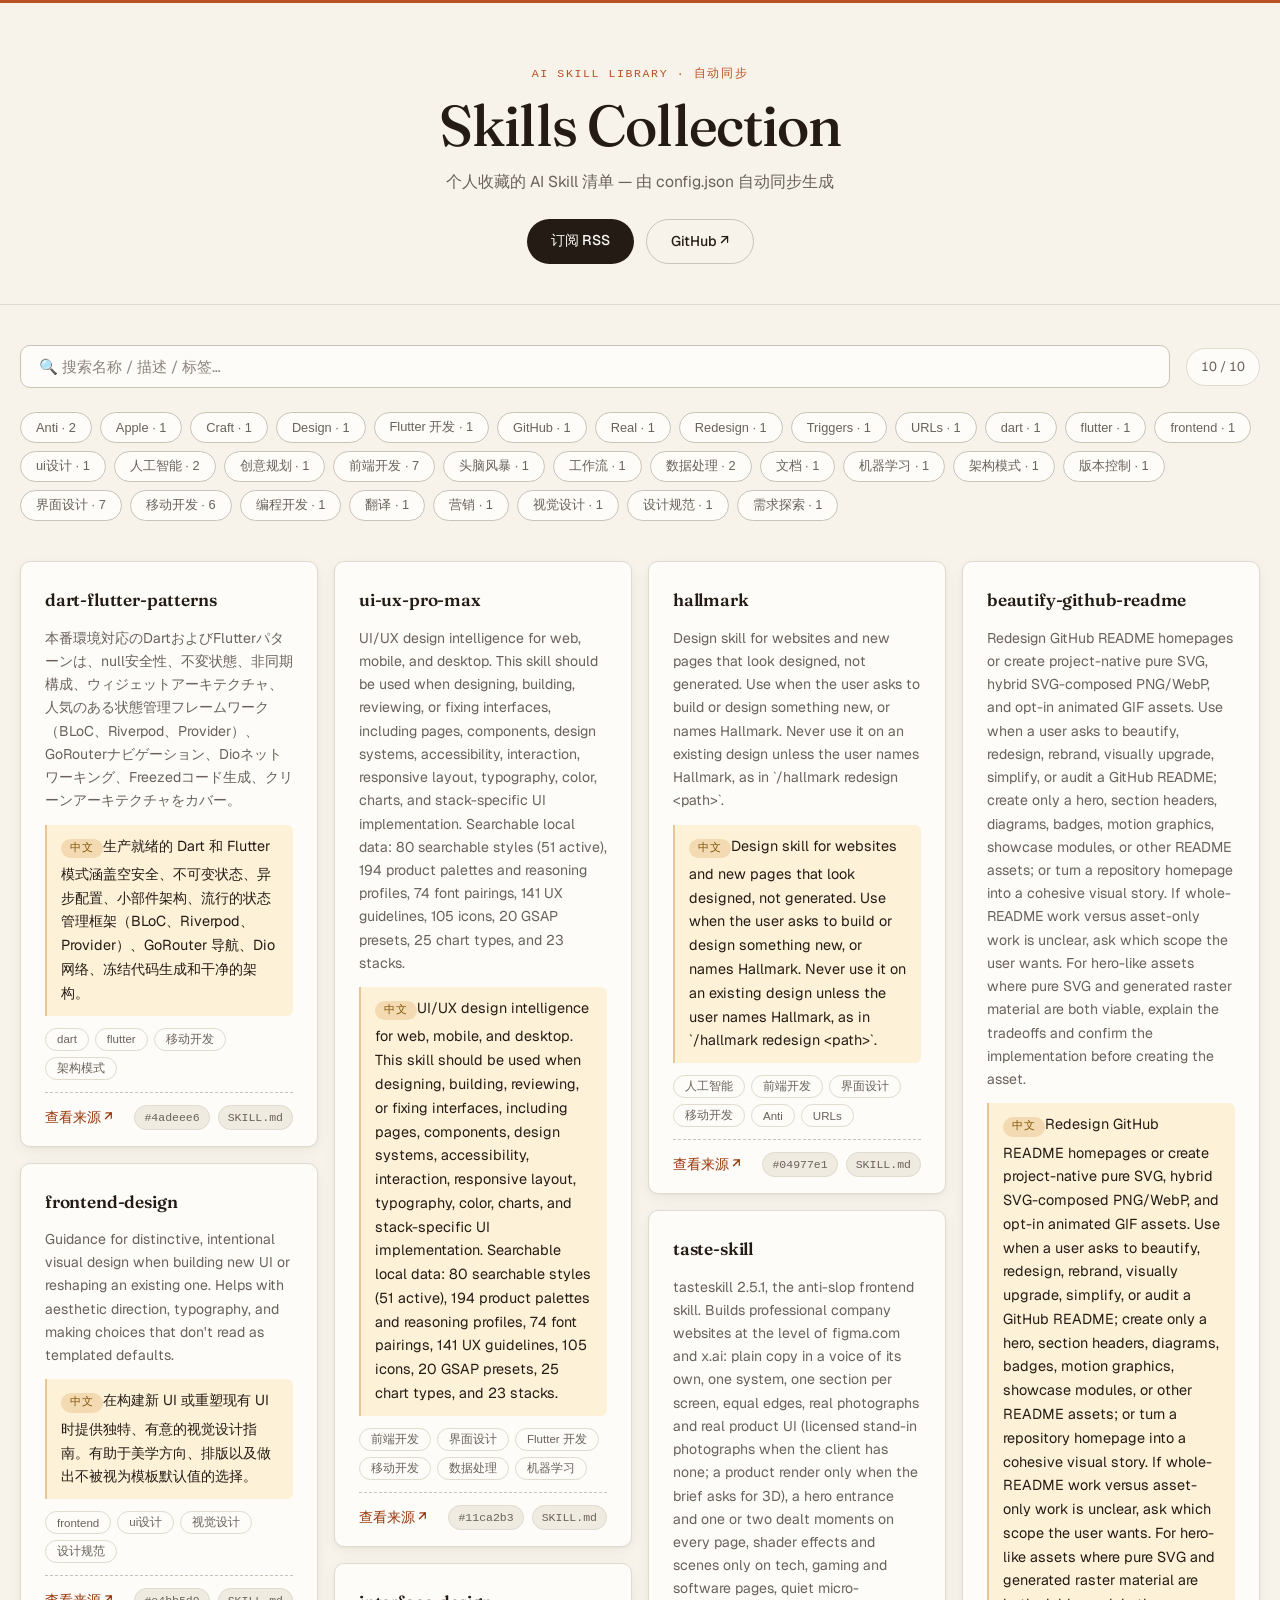
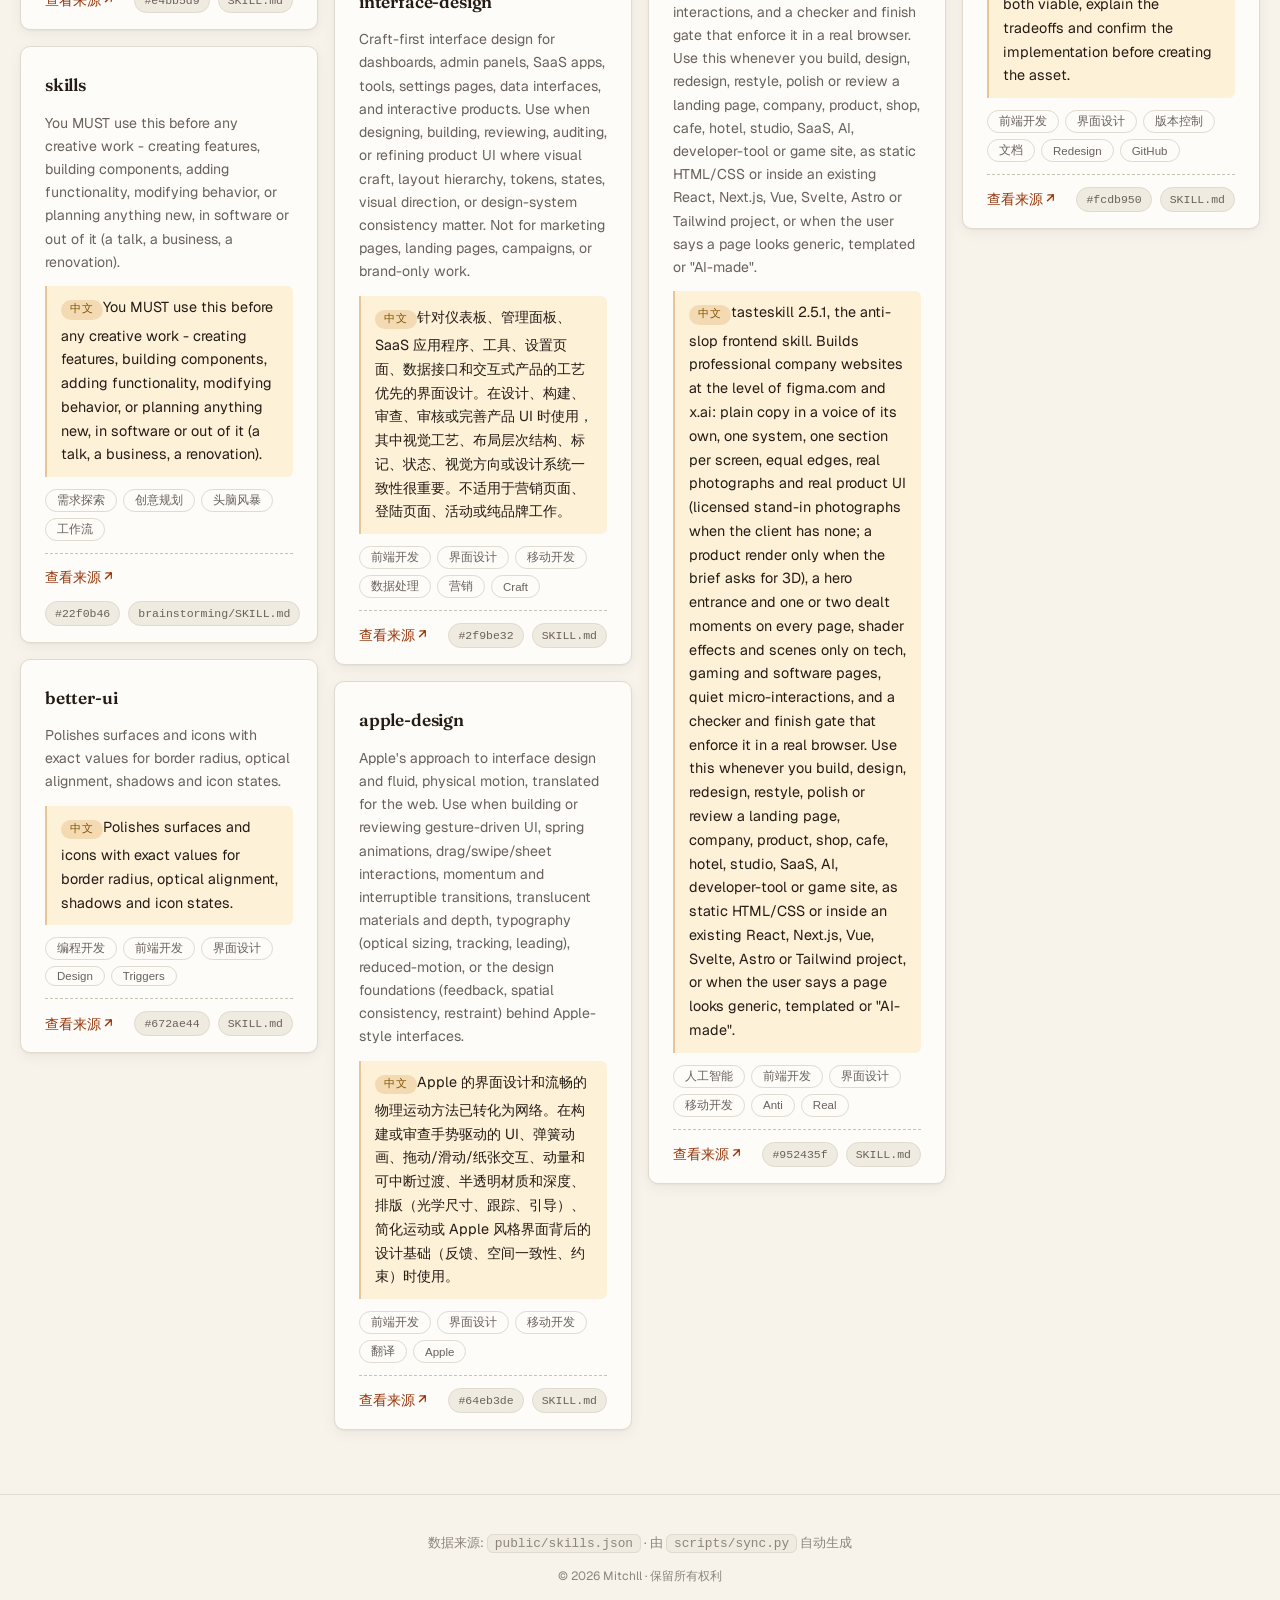
<file: public/index.html>
<!DOCTYPE html>
<html lang="zh-CN">
<head>
  <meta charset="UTF-8">
  <meta name="viewport" content="width=device-width, initial-scale=1.0">
  <meta http-equiv="Cache-Control" content="no-cache, no-store, must-revalidate">
  <meta http-equiv="Pragma" content="no-cache">
  <title>Skills Collection · AI Skill 收藏清单</title>
  <link rel="stylesheet" href="style.css">
  <link rel="alternate" type="application/rss+xml" title="Skills Collection RSS" href="feed.xml">
  <link rel="preconnect" href="https://fonts.googleapis.com">
  <link rel="preconnect" href="https://fonts.gstatic.com" crossorigin>
  <link href="https://fonts.googleapis.com/css2?family=Fraunces:opsz,wght@9..144,500;9..144,600&family=Geist:wght@400;500;600&display=swap" rel="stylesheet">
</head>
<body>
  <header class="hero">
    <div class="hero-topline" aria-hidden="true"></div>
    <div class="hero-inner">
      <p class="hero-kicker">AI Skill Library · 自动同步</p>
      <h1>Skills Collection</h1>
      <p class="subtitle">个人收藏的 AI Skill 清单 — 由 config.json 自动同步生成</p>
      <div class="subscribe">
        <a class="rss-btn" href="feed.xml" target="_blank" rel="noopener">订阅 RSS</a>
        <a class="gh-btn" href="https://github.com/Mitchll1214/skills-collection" target="_blank" rel="noopener">GitHub ↗</a>
      </div>
    </div>
  </header>

  <main class="container">
    <div class="toolbar">
      <input id="search" type="search" class="search" placeholder="🔍 搜索名称 / 描述 / 标签…" autocomplete="off">
      <span id="count" class="count"></span>
    </div>
    <div id="tag-filters" class="tag-filters"></div>

    <div id="banner" class="banner" hidden></div>
    <div id="grid" class="grid"></div>
    <div id="empty" class="empty" hidden>
      <p>😕 没有匹配的 Skill</p>
    </div>
  </main>

  <footer class="footer">
    <p>数据来源: <code>public/skills.json</code> · 由 <code>scripts/sync.py</code> 自动生成</p>
    <p class="copyright">© 2026 Mitchll · 保留所有权利</p>
  </footer>

  <script src="app.js"></script>
</body>
</html>
</file>
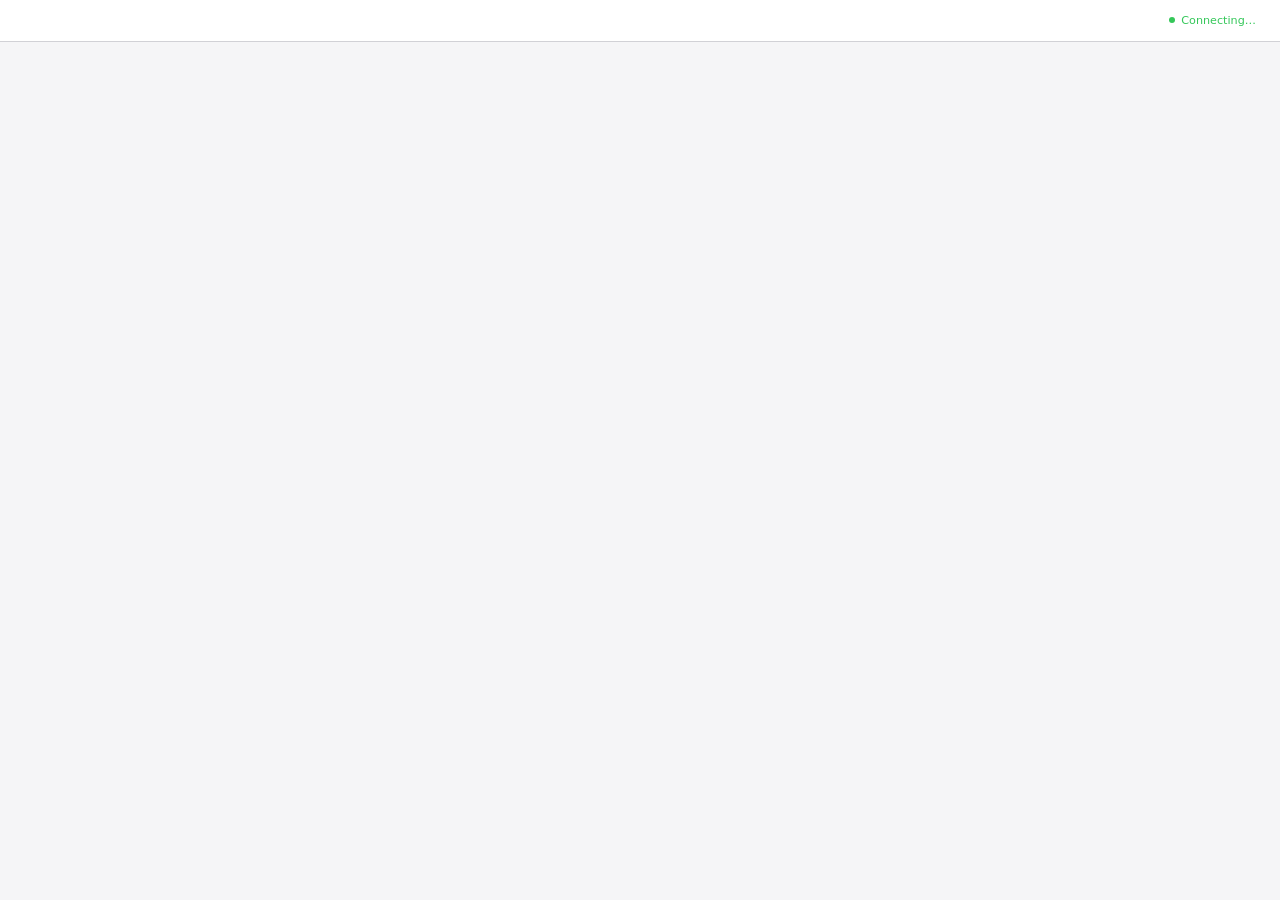
<file: skills/skills/scripts/frame-template.html>
<!DOCTYPE html>
<html>
<head>
  <meta charset="utf-8">
  <title>Superpowers Brainstorming</title>
  <style>
    /*
     * BRAINSTORM COMPANION FRAME TEMPLATE
     *
     * This template provides a consistent frame with:
     * - OS-aware light/dark theming
     * - Header branding and connection status
     * - Scrollable main content area
     * - CSS helpers for common UI patterns
     *
     * Content is injected via placeholder comment in #frame-content.
     */

    * { box-sizing: border-box; margin: 0; padding: 0; }
    html, body { height: 100%; overflow: hidden; }

    /* ===== THEME VARIABLES ===== */
    :root {
      --bg-primary: #f5f5f7;
      --bg-secondary: #ffffff;
      --bg-tertiary: #e5e5e7;
      --border: #d1d1d6;
      --text-primary: #1d1d1f;
      --text-secondary: #86868b;
      --text-tertiary: #aeaeb2;
      --accent: #0071e3;
      --accent-hover: #0077ed;
      --success: #34c759;
      --warning: #ff9f0a;
      --error: #ff3b30;
      --selected-bg: #e8f4fd;
      --selected-border: #0071e3;
    }

    @media (prefers-color-scheme: dark) {
      :root {
        --bg-primary: #1d1d1f;
        --bg-secondary: #2d2d2f;
        --bg-tertiary: #3d3d3f;
        --border: #424245;
        --text-primary: #f5f5f7;
        --text-secondary: #86868b;
        --text-tertiary: #636366;
        --accent: #0a84ff;
        --accent-hover: #409cff;
        --selected-bg: rgba(10, 132, 255, 0.15);
        --selected-border: #0a84ff;
      }
    }

    body {
      font-family: system-ui, -apple-system, BlinkMacSystemFont, sans-serif;
      background: var(--bg-primary);
      color: var(--text-primary);
      display: flex;
      flex-direction: column;
      line-height: 1.5;
    }

    /* ===== FRAME STRUCTURE ===== */
    .brand { display: flex; align-items: center; min-width: 0; overflow: hidden; color: var(--text-secondary); line-height: 1; }
    .brand a { color: inherit; text-decoration: none; display: flex; align-items: center; gap: 0.5rem; min-width: 0; max-width: 100%; line-height: 1; }
    .brand-copy { display: block; min-width: 0; overflow: hidden; text-overflow: ellipsis; white-space: nowrap; line-height: 1; transform: translateY(-1px); }
    .brand-logo { display: block; height: 1em; width: auto; max-width: 180px; flex-shrink: 0; filter: invert(1); }
    @media (prefers-color-scheme: dark) {
      .brand-logo { filter: none; }
    }
    .status { font-size: 0.7rem; color: var(--status-color, var(--success)); display: flex; align-items: center; gap: 0.4rem; justify-self: end; white-space: nowrap; line-height: 1; }
    .status::before { content: ''; width: 6px; height: 6px; background: var(--status-color, var(--success)); border-radius: 50%; }

    .main { flex: 1; overflow-y: auto; }
    #frame-content { padding: 2rem; min-height: 100%; }

    .header {
      background: var(--bg-secondary);
      border-bottom: 1px solid var(--border);
      padding: 0.5rem 1.5rem;
      flex-shrink: 0;
      display: grid;
      grid-template-columns: minmax(0, 1fr) auto;
      align-items: center;
      gap: 1rem;
      min-height: 42px;
    }
    .header .brand { justify-self: start; width: 100%; font-size: 0.75rem; line-height: 1; }
    .header .status { grid-column: 2; line-height: 1; }
    .header span {
      font-size: 0.75rem;
      color: var(--text-secondary);
    }
    .header .selected-text {
      color: var(--accent);
      font-weight: 500;
    }

    /* ===== TYPOGRAPHY ===== */
    h2 { font-size: 1.5rem; font-weight: 600; margin-bottom: 0.5rem; }
    h3 { font-size: 1.1rem; font-weight: 600; margin-bottom: 0.25rem; }
    .subtitle { color: var(--text-secondary); margin-bottom: 1.5rem; }
    .section { margin-bottom: 2rem; }
    .label { font-size: 0.7rem; color: var(--text-secondary); text-transform: uppercase; letter-spacing: 0.05em; margin-bottom: 0.5rem; }

    /* ===== OPTIONS (for A/B/C choices) ===== */
    .options { display: flex; flex-direction: column; gap: 0.75rem; }
    .option {
      background: var(--bg-secondary);
      border: 2px solid var(--border);
      border-radius: 12px;
      padding: 1rem 1.25rem;
      cursor: pointer;
      transition: all 0.15s ease;
      display: flex;
      align-items: flex-start;
      gap: 1rem;
    }
    .option:hover { border-color: var(--accent); }
    .option.selected { background: var(--selected-bg); border-color: var(--selected-border); }
    .option .letter {
      background: var(--bg-tertiary);
      color: var(--text-secondary);
      width: 1.75rem; height: 1.75rem;
      border-radius: 6px;
      display: flex; align-items: center; justify-content: center;
      font-weight: 600; font-size: 0.85rem; flex-shrink: 0;
    }
    .option.selected .letter { background: var(--accent); color: white; }
    .option .content { flex: 1; }
    .option .content h3 { font-size: 0.95rem; margin-bottom: 0.15rem; }
    .option .content p { color: var(--text-secondary); font-size: 0.85rem; margin: 0; }

    /* ===== CARDS (for showing designs/mockups) ===== */
    .cards { display: grid; grid-template-columns: repeat(auto-fit, minmax(280px, 1fr)); gap: 1rem; }
    .card {
      background: var(--bg-secondary);
      border: 1px solid var(--border);
      border-radius: 12px;
      overflow: hidden;
      cursor: pointer;
      transition: all 0.15s ease;
    }
    .card:hover { border-color: var(--accent); transform: translateY(-2px); box-shadow: 0 4px 12px rgba(0,0,0,0.1); }
    .card.selected { border-color: var(--selected-border); border-width: 2px; }
    .card-image { background: var(--bg-tertiary); aspect-ratio: 16/10; display: flex; align-items: center; justify-content: center; }
    .card-body { padding: 1rem; }
    .card-body h3 { margin-bottom: 0.25rem; }
    .card-body p { color: var(--text-secondary); font-size: 0.85rem; }

    /* ===== MOCKUP CONTAINER ===== */
    .mockup {
      background: var(--bg-secondary);
      border: 1px solid var(--border);
      border-radius: 12px;
      overflow: hidden;
      margin-bottom: 1.5rem;
    }
    .mockup-header {
      background: var(--bg-tertiary);
      padding: 0.5rem 1rem;
      font-size: 0.75rem;
      color: var(--text-secondary);
      border-bottom: 1px solid var(--border);
    }
    .mockup-body { padding: 1.5rem; }

    /* ===== SPLIT VIEW (side-by-side comparison) ===== */
    .split { display: grid; grid-template-columns: 1fr 1fr; gap: 1.5rem; }
    @media (max-width: 700px) { .split { grid-template-columns: 1fr; } }

    /* ===== PROS/CONS ===== */
    .pros-cons { display: grid; grid-template-columns: 1fr 1fr; gap: 1rem; margin: 1rem 0; }
    .pros, .cons { background: var(--bg-secondary); border-radius: 8px; padding: 1rem; }
    .pros h4 { color: var(--success); font-size: 0.85rem; margin-bottom: 0.5rem; }
    .cons h4 { color: var(--error); font-size: 0.85rem; margin-bottom: 0.5rem; }
    .pros ul, .cons ul { margin-left: 1.25rem; font-size: 0.85rem; color: var(--text-secondary); }
    .pros li, .cons li { margin-bottom: 0.25rem; }

    /* ===== PLACEHOLDER (for mockup areas) ===== */
    .placeholder {
      background: var(--bg-tertiary);
      border: 2px dashed var(--border);
      border-radius: 8px;
      padding: 2rem;
      text-align: center;
      color: var(--text-tertiary);
    }

    /* ===== INLINE MOCKUP ELEMENTS ===== */
    .mock-nav { background: var(--accent); color: white; padding: 0.75rem 1rem; display: flex; gap: 1.5rem; font-size: 0.9rem; }
    .mock-sidebar { background: var(--bg-tertiary); padding: 1rem; min-width: 180px; }
    .mock-content { padding: 1.5rem; flex: 1; }
    .mock-button { background: var(--accent); color: white; border: none; padding: 0.5rem 1rem; border-radius: 6px; font-size: 0.85rem; }
    .mock-input { background: var(--bg-primary); border: 1px solid var(--border); border-radius: 6px; padding: 0.5rem; width: 100%; }
  </style>
</head>
<body>
  <div class="header">
    <!-- BRANDING -->
    <div class="status">Connecting…</div>
  </div>

  <div class="main">
    <div id="frame-content">
      <!-- CONTENT -->
    </div>
  </div>

</body>
</html>
</file>
<file: public/style.css>
/* ============================================================
   Skills Collection — 视觉重构
   依据 hallmark 原则:单一 anchor 色 / 无渐变 hero / 纸色非纯白 /
   字体配对 / 4pt 间距 / 发丝线 / 指定 transition 属性
   ============================================================ */

:root {
  /* 色彩(暖纸 · 墨 · 赭石 accent,单一 anchor) */
  --bg:          oklch(96.5% 0.012 85);
  --bg-raised:   oklch(94%   0.014 85);
  --card:        oklch(99%   0.005 85);
  --ink:         oklch(23%   0.020 55);
  --ink-2:       oklch(38%   0.018 55);
  --muted:       oklch(50%   0.015 55);
  --faint:       oklch(62%   0.014 55);
  --accent:      oklch(56%   0.145 42);
  --accent-deep: oklch(47%   0.14  40);
  --accent-soft: oklch(94%   0.03  80);
  --accent-ink:  oklch(98%   0.01  85);
  --rule:        oklch(89%   0.016 85);
  --rule-strong: oklch(82%   0.018 85);
  --zh-bg:       oklch(96%   0.035 85);
  --zh-edge:     oklch(84%   0.07  75);

  /* 字体配对:display Fraunces · body Geist */
  --font-display: "Fraunces", "Songti SC", "STSong", Georgia, serif;
  --font-body:    "Geist", -apple-system, BlinkMacSystemFont, "Segoe UI",
                  "PingFang SC", "Microsoft YaHei", sans-serif;
  --font-mono:    ui-monospace, "Cascadia Code", "JetBrains Mono", Consolas, monospace;

  /* 4pt 间距 */
  --space-2xs: 0.25rem;
  --space-xs:  0.5rem;
  --space-sm:  0.75rem;
  --space-md:  1rem;
  --space-lg:  1.5rem;
  --space-xl:  2.5rem;
  --space-2xl: 4rem;

  /* 圆角(同心:内层 + padding = 外层) */
  --radius-sm: 6px;
  --radius:    10px;
  --radius-lg: 16px;
  --radius-pill: 999px;

  /* 阴影:克制的发丝 + 一层极淡投影 */
  --shadow-card:
    0 1px 2px oklch(20% 0.02 55 / 0.04),
    0 4px 14px oklch(20% 0.02 55 / 0.05);
  --shadow-lift:
    0 2px 4px oklch(20% 0.02 55 / 0.05),
    0 12px 32px oklch(20% 0.02 55 / 0.09);

  /* 动效 */
  --ease-out: cubic-bezier(0.16, 1, 0.3, 1);
  --dur-fast: 120ms;
  --dur-base: 220ms;
}

* { box-sizing: border-box; }

html { overflow-x: clip; }
body { overflow-x: clip; }

body {
  margin: 0;
  font-family: var(--font-body);
  background: var(--bg);
  color: var(--ink);
  line-height: 1.65;
  -webkit-font-smoothing: antialiased;
  text-rendering: optimizeLegibility;
  font-feature-settings: "cv01", "ss01";
}

/* ---------- 头部 ---------- */
.hero {
  position: relative;
  border-bottom: 1px solid var(--rule);
  padding: var(--space-2xl) 20px var(--space-xl);
  text-align: center;
}

/* 顶部单一 accent 细条(非渐变) */
.hero-topline {
  position: absolute;
  top: 0;
  left: 0;
  right: 0;
  height: 3px;
  background: var(--accent);
}

.hero-inner {
  position: relative;
  max-width: 1320px;
  margin: 0 auto;
}

.hero-kicker {
  margin: 0 0 var(--space-sm);
  font-family: var(--font-mono);
  font-size: 0.72rem;
  letter-spacing: 0.14em;
  text-transform: uppercase;
  color: var(--accent);
}

.hero h1 {
  margin: 0 0 var(--space-sm);
  font-family: var(--font-display);
  font-weight: 500;
  font-size: clamp(2.4rem, 4.5vw + 0.5rem, 3.6rem);
  letter-spacing: -0.02em;
  line-height: 1.08;
  color: var(--ink);
}

.subtitle {
  margin: 0;
  font-size: 0.98rem;
  color: var(--muted);
}

.subscribe {
  margin-top: var(--space-lg);
  display: flex;
  gap: var(--space-sm);
  justify-content: center;
  flex-wrap: wrap;
}

.rss-btn, .gh-btn {
  display: inline-block;
  padding: 10px 24px;
  border-radius: var(--radius-pill);
  font-size: 0.88rem;
  font-weight: 500;
  text-decoration: none;
  white-space: nowrap;
  transition: transform var(--dur-fast) var(--ease-out),
              background-color var(--dur-base) var(--ease-out),
              border-color var(--dur-base) var(--ease-out),
              box-shadow var(--dur-base) var(--ease-out);
}

.rss-btn {
  background: var(--ink);
  color: var(--card);
}

.rss-btn:hover {
  background: oklch(15% 0.02 55);
  transform: translateY(-1px);
  box-shadow: 0 4px 12px oklch(20% 0.02 55 / 0.15);
}

.gh-btn {
  background: transparent;
  color: var(--ink);
  border: 1px solid var(--rule-strong);
}

.gh-btn:hover {
  border-color: var(--ink);
  transform: translateY(-1px);
}

.rss-btn:active, .gh-btn:active { transform: scale(0.96); }

.rss-btn:focus-visible, .gh-btn:focus-visible,
.search:focus-visible, .tag:focus-visible, .tag-filter:focus-visible {
  outline: 2px solid var(--accent);
  outline-offset: 2px;
}

/* ---------- 主体 ---------- */
.container {
  max-width: 1320px;
  margin: 0 auto;
  padding: var(--space-xl) 20px var(--space-2xl);
}

.toolbar {
  display: flex;
  align-items: center;
  gap: var(--space-md);
  margin-bottom: var(--space-lg);
  flex-wrap: wrap;
}

.search {
  flex: 1;
  min-width: 240px;
  padding: 11px 18px;
  font-size: 0.95rem;
  font-family: var(--font-body);
  color: var(--ink);
  border: 1px solid var(--rule-strong);
  border-radius: var(--radius);
  background: var(--card);
  outline: none;
  transition: border-color var(--dur-base) var(--ease-out),
              box-shadow var(--dur-base) var(--ease-out);
}

.search::placeholder { color: var(--faint); }

.search:focus {
  border-color: var(--accent);
  box-shadow: 0 0 0 3px var(--accent-soft);
}

.count {
  font-size: 0.82rem;
  color: var(--muted);
  background: var(--card);
  border: 1px solid var(--rule);
  padding: 7px 14px;
  border-radius: var(--radius-pill);
  white-space: nowrap;
  font-variant-numeric: tabular-nums;
}

/* ---------- 标签筛选栏 ---------- */
.tag-filters {
  display: flex;
  gap: var(--space-xs);
  flex-wrap: wrap;
  margin: 0 0 var(--space-xl);
}

.tag-filters:empty { display: none; }

.tag-filter {
  border: 1px solid var(--rule-strong);
  background: var(--card);
  color: var(--muted);
  border-radius: var(--radius-pill);
  padding: 6px 15px;
  font-size: 0.8rem;
  font-weight: 500;
  cursor: pointer;
  transition: transform var(--dur-fast) var(--ease-out),
              background-color var(--dur-base) var(--ease-out),
              color var(--dur-base) var(--ease-out),
              border-color var(--dur-base) var(--ease-out);
}

.tag-filter:hover {
  border-color: var(--accent);
  color: var(--accent);
}

.tag-filter:active { transform: scale(0.96); }

.tag-filter.active {
  background: var(--ink);
  border-color: var(--ink);
  color: var(--card);
}

/* ---------- 提示条 ---------- */
.banner {
  background: oklch(96% 0.03 25);
  color: oklch(40% 0.10 25);
  border: 1px solid oklch(88% 0.05 25);
  border-radius: var(--radius);
  padding: 14px 18px;
  margin-bottom: var(--space-lg);
  font-size: 0.9rem;
}

/* ---------- 卡片网格(瀑布流) ---------- */
.grid {
  columns: 280px;
  column-gap: var(--space-md);
}

/* 进入动画:交错上浮,backwards 不覆盖 hover */
.card {
  background: var(--card);
  border: 1px solid var(--rule);
  border-radius: var(--radius);
  box-shadow: var(--shadow-card);
  padding: var(--space-lg) var(--space-lg) var(--space-md);
  display: flex;
  flex-direction: column;
  gap: var(--space-sm);
  break-inside: avoid;
  margin-bottom: var(--space-md);
  transition: transform var(--dur-base) var(--ease-out),
              box-shadow var(--dur-base) var(--ease-out),
              border-color var(--dur-base) var(--ease-out);
  animation: card-in 0.34s var(--ease-out) backwards;
}

.card:nth-child(2)  { animation-delay: 0.04s; }
.card:nth-child(3)  { animation-delay: 0.08s; }
.card:nth-child(4)  { animation-delay: 0.12s; }
.card:nth-child(5)  { animation-delay: 0.16s; }
.card:nth-child(6)  { animation-delay: 0.20s; }
.card:nth-child(7)  { animation-delay: 0.24s; }
.card:nth-child(8)  { animation-delay: 0.28s; }
.card:nth-child(9)  { animation-delay: 0.32s; }
.card:nth-child(10) { animation-delay: 0.36s; }
.card:nth-child(11) { animation-delay: 0.40s; }
.card:nth-child(12) { animation-delay: 0.44s; }

@keyframes card-in {
  from { opacity: 0; transform: translateY(10px); }
  to   { opacity: 1; transform: translateY(0); }
}

.card:hover {
  transform: translateY(-3px);
  border-color: var(--rule-strong);
  box-shadow: var(--shadow-lift);
}

.card h2 {
  margin: 0;
  font-family: var(--font-display);
  font-weight: 600;
  font-size: 1.08rem;
  letter-spacing: -0.01em;
  color: var(--ink);
  word-break: break-all;
}

.desc {
  margin: 0;
  font-size: 0.88rem;
  color: var(--muted);
  white-space: pre-line;
  word-break: break-word;
}

/* 中文描述块:暖琥珀底色 + 左侧 accent 细条(同心圆角) */
.zh {
  margin: 0;
  font-size: 0.9rem;
  background: var(--zh-bg);
  border-left: 2px solid var(--zh-edge);
  border-radius: 0 var(--radius-sm) var(--radius-sm) 0;
  padding: 10px 14px;
  white-space: pre-line;
  word-break: break-word;
}

.zh .zh-tag {
  display: inline-block;
  font-size: 0.66rem;
  font-family: var(--font-mono);
  letter-spacing: 0.08em;
  text-transform: uppercase;
  color: oklch(48% 0.10 75);
  background: oklch(90% 0.06 80);
  border-radius: var(--radius-pill);
  padding: 1px 9px;
  margin-bottom: 5px;
  font-weight: 500;
}

/* ---------- 标签 ---------- */
.tags {
  display: flex;
  gap: 6px;
  flex-wrap: wrap;
}

.tag {
  border: 1px solid var(--rule);
  background: transparent;
  color: var(--muted);
  border-radius: var(--radius-pill);
  padding: 3px 11px;
  font-size: 0.72rem;
  font-weight: 500;
  cursor: pointer;
  transition: transform var(--dur-fast) var(--ease-out),
              background-color var(--dur-base) var(--ease-out),
              color var(--dur-base) var(--ease-out),
              border-color var(--dur-base) var(--ease-out);
}

.tag:hover {
  background: var(--accent-soft);
  border-color: var(--accent);
  color: var(--accent-deep);
}

.tag:active { transform: scale(0.94); }

/* ---------- 卡片底部 ---------- */
.card-footer {
  margin-top: auto;
  display: flex;
  align-items: center;
  justify-content: space-between;
  gap: var(--space-sm);
  flex-wrap: wrap;
  padding-top: var(--space-sm);
  border-top: 1px dashed var(--rule-strong);
}

.source {
  color: var(--accent-deep);
  text-decoration: none;
  font-size: 0.85rem;
  font-weight: 500;
  transition: color var(--dur-base) var(--ease-out);
}

.source:hover {
  color: var(--accent);
  text-decoration: underline;
  text-underline-offset: 3px;
}

.meta {
  display: flex;
  gap: var(--space-xs);
  align-items: center;
  font-size: 0.72rem;
}

.badge {
  background: var(--bg-raised);
  border: 1px solid var(--rule);
  color: var(--muted);
  border-radius: var(--radius-pill);
  padding: 2px 9px;
  font-family: var(--font-mono);
  font-variant-numeric: tabular-nums;
}

.empty {
  text-align: center;
  color: var(--muted);
  padding: var(--space-2xl) 0;
  font-size: 1.05rem;
}

/* ---------- 页脚 ---------- */
.footer {
  text-align: center;
  padding: var(--space-lg) 20px var(--space-xl);
  color: var(--faint);
  font-size: 0.8rem;
  border-top: 1px solid var(--rule);
}

.footer code {
  background: var(--bg-raised);
  border: 1px solid var(--rule);
  border-radius: var(--radius-sm);
  padding: 1px 7px;
  font-family: var(--font-mono);
}

.copyright {
  margin: var(--space-xs) 0 0;
  font-size: 0.75rem;
  color: var(--faint);
}

/* ---------- 响应式 ---------- */
@media (max-width: 640px) {
  .hero { padding: var(--space-xl) 16px var(--space-xl); }
  .hero h1 { font-size: 2rem; }
  .grid { columns: 1; }
  .search { min-width: 0; }
}

/* ---------- 减少动态效果偏好 ---------- */
@media (prefers-reduced-motion: reduce) {
  .card { animation: none; }
  .card:hover { transform: none; }
  .rss-btn:hover, .gh-btn:hover, .tag-filter:hover, .tag:hover { transform: none; }
  * { transition-duration: 0.01ms !important; }
}
</file>
